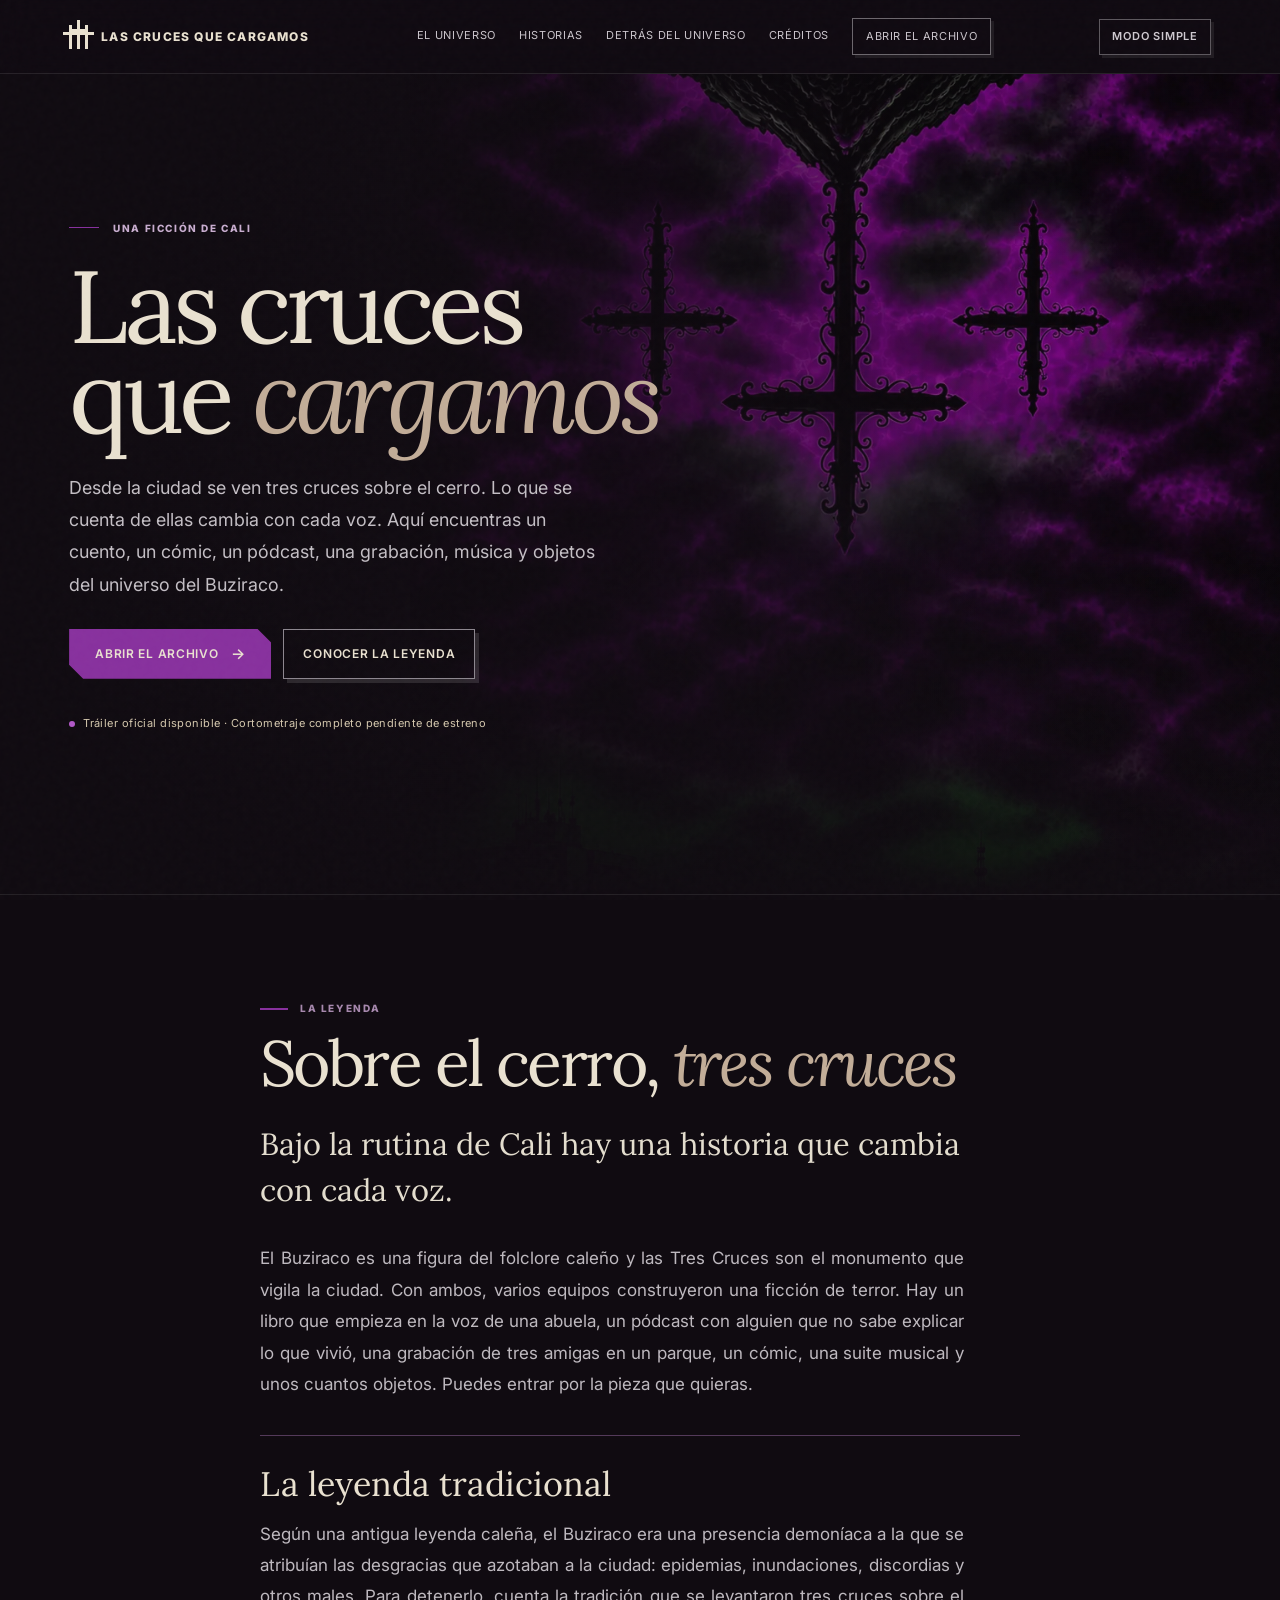
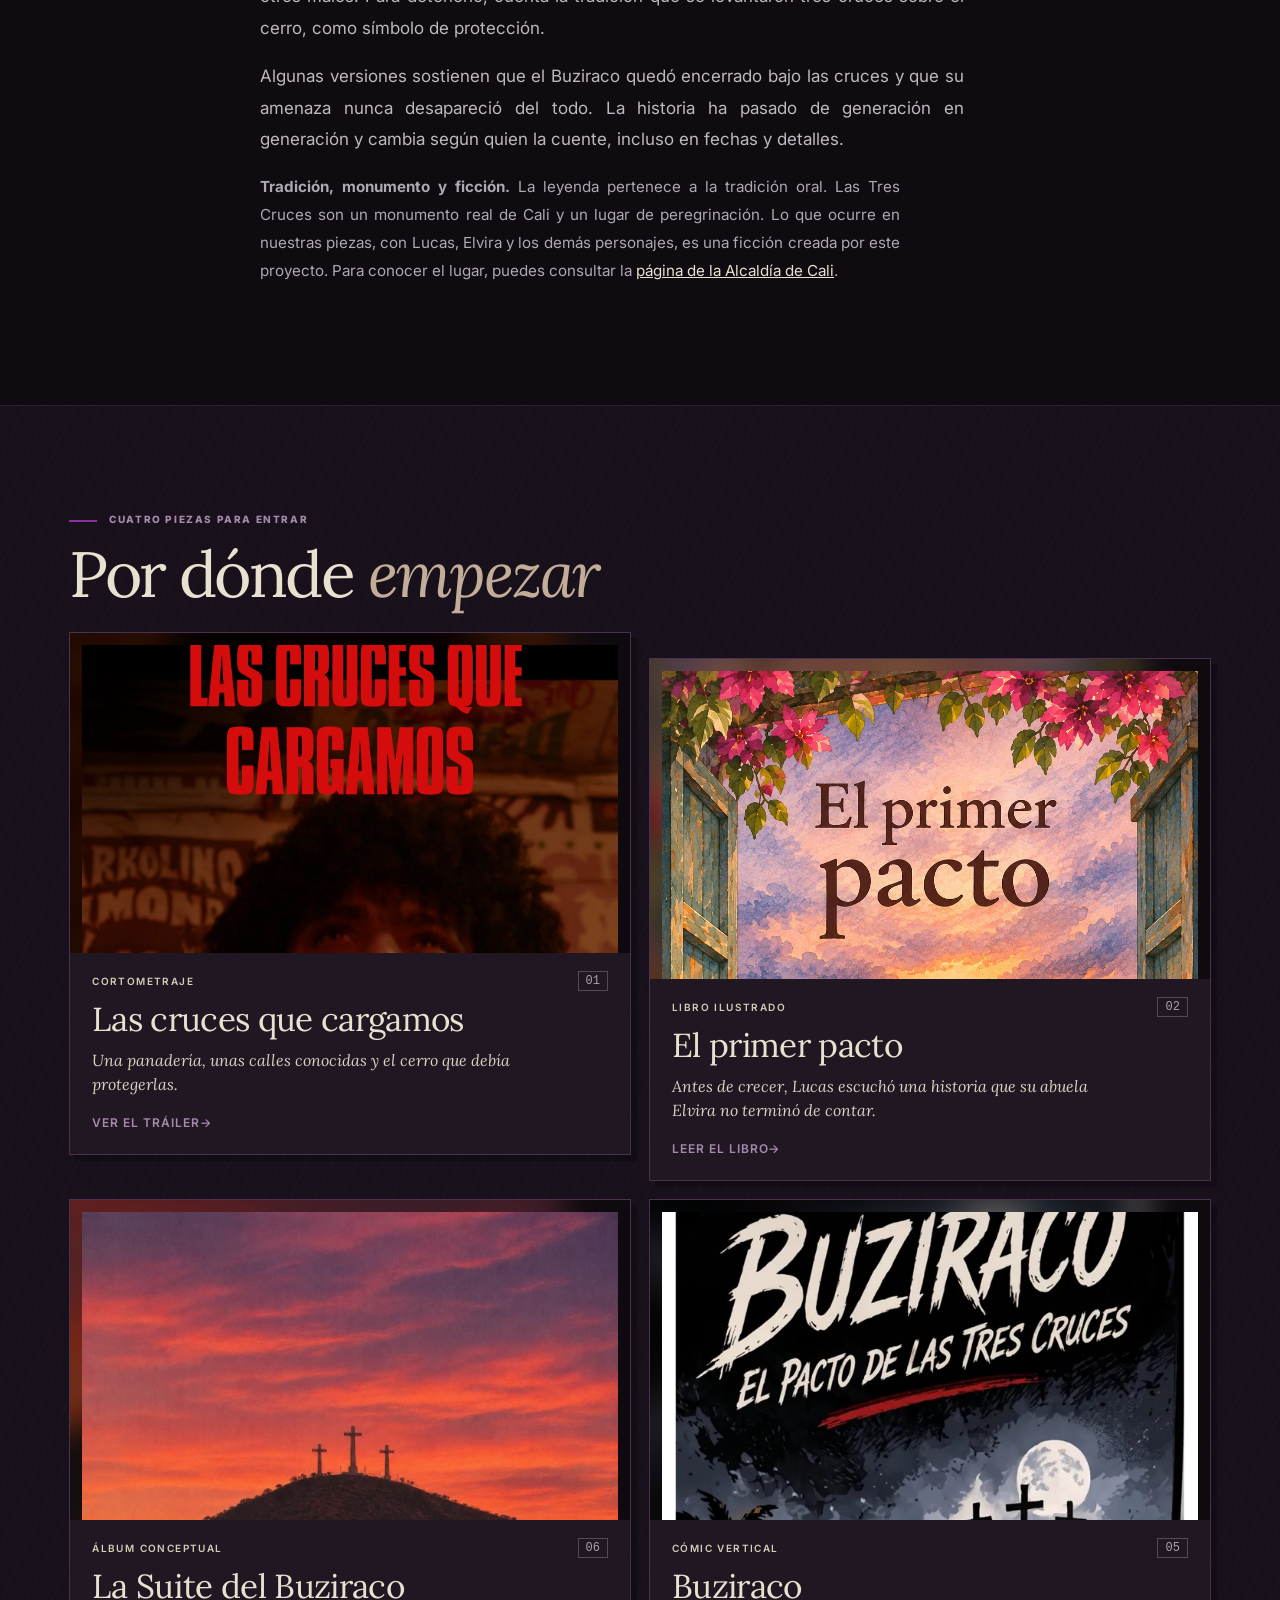
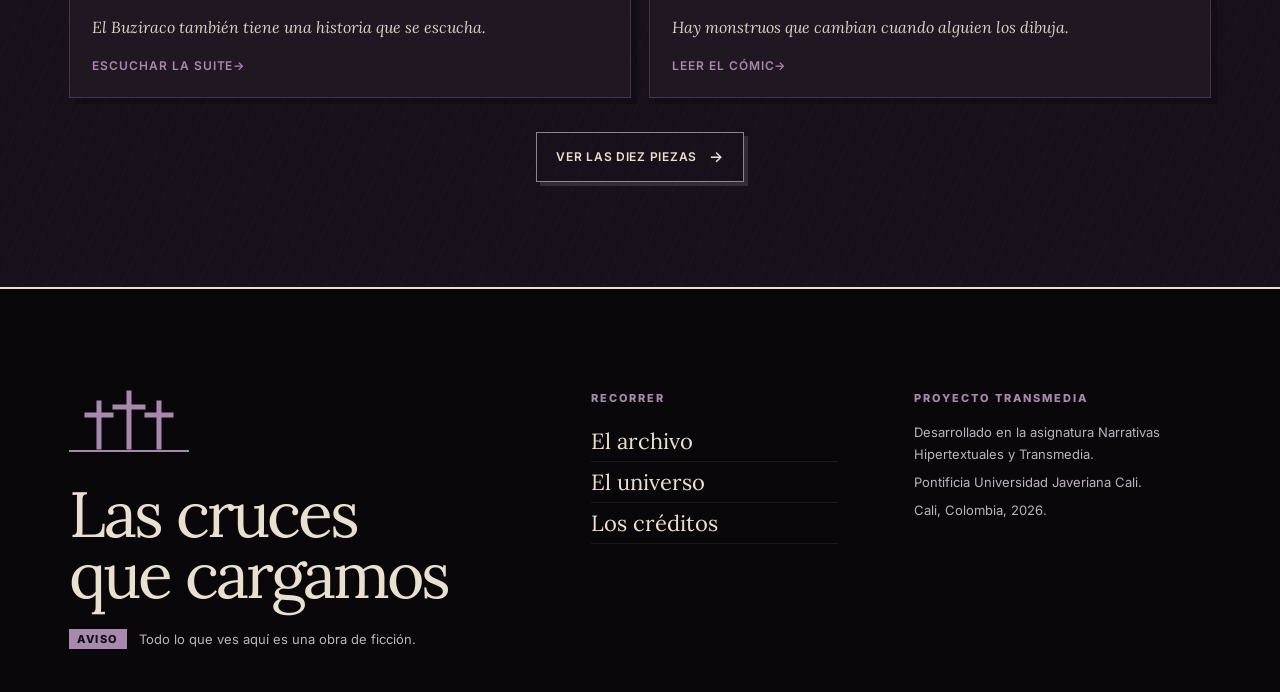
<file: index.html>
<!doctype html>
<html lang="es">
<head>
<meta charset="utf-8">
<meta name="viewport" content="width=device-width, initial-scale=1">
<meta name="theme-color" content="#100b11">
<title>Las cruces que cargamos</title>
<meta name="description" content="Una ficción de terror urbano sobre el Buziraco y las Tres Cruces de Cali. Un libro, un pódcast, un metraje, un cómic, una suite y más.">
<link rel="icon" href="data:image/svg+xml,%3Csvg xmlns='http://www.w3.org/2000/svg' viewBox='0 0 32 32'%3E%3Crect width='32' height='32' fill='%23100b11'/%3E%3Cpath d='M16 5v22M9 12h14' stroke='%23e9e1d0' stroke-width='3'/%3E%3C/svg%3E">
<link rel="preconnect" href="https://fonts.googleapis.com">
<link rel="preconnect" href="https://fonts.gstatic.com" crossorigin>
<link href="https://fonts.googleapis.com/css2?family=Inter:wght@400;600;800&family=Lora:ital,wght@0,400;0,500;1,400&display=swap" rel="stylesheet">
<link rel="stylesheet" href="css/styles.css">
<link rel="stylesheet" href="css/v4.css">
<link rel="stylesheet" href="css/v5.css">
<link rel="stylesheet" href="css/v6.css">
</head>
<body>
<a class="skip" href="#view">Saltar al contenido</a>
<header class="site-header">
  <a class="brand" href="#/" aria-label="Las cruces que cargamos, inicio"><span class="logo" aria-hidden="true"><i></i><i></i><i></i></span><span>LAS CRUCES QUE CARGAMOS</span></a>
  <nav class="header-nav" aria-label="Navegación principal">
    <a href="#/universo" data-nav="universo">EL UNIVERSO</a><a href="#/historias" data-nav="historias">HISTORIAS</a><a href="#/detras" data-nav="detras">DETRÁS DEL UNIVERSO</a><a href="#/creditos" data-nav="creditos">CRÉDITOS</a><a href="#/archivo" class="minor" data-nav="archivo">ABRIR EL ARCHIVO</a>
  </nav>
  <div class="header-tools">
    <button type="button" id="simpleBtn" class="tool" aria-pressed="false" title="Quita animaciones y efectos">Modo simple</button>
    <button type="button" id="menuBtn" class="mobile-nav" aria-expanded="false" aria-controls="mobileMenu">MENÚ ☰</button>
  </div>
</header>
<div id="simpleBar" class="simple-bar" hidden><p><strong>Modo simple activado.</strong> Texto más grande, fondo liso y sin efectos para leer y recorrer con más claridad.</p><button type="button" id="simpleOff" class="btn small">Volver al modo inmersivo</button></div>
<nav id="mobileMenu" class="mobile-menu" aria-label="Navegación móvil">
  <a href="#/universo">El universo</a><a href="#/historias">Historias</a><a href="#/detras">Detrás del universo</a><a href="#/creditos">Créditos</a><a href="#/archivo">Abrir el archivo</a>
</nav>

<p id="liveMsg" class="sr-only" role="status" aria-live="polite"></p>
<main id="view" tabindex="-1"><noscript><p class="wrap">Esta web necesita JavaScript para mostrar el archivo.</p></noscript></main>

<footer class="footer">
  <div class="foot-grid">
    <div class="foot-brand">
      <svg class="foot-cross" viewBox="0 0 120 70" aria-hidden="true" focusable="false"><g stroke="currentColor" stroke-width="5" stroke-linecap="square"><path d="M30 18v44M18 30h24"/><path d="M60 8v54M46 22h28"/><path d="M90 18v44M78 30h24"/></g><path d="M0 66h120" stroke="currentColor" stroke-width="2"/></svg>
      <p class="foot-title">Las cruces<br>que cargamos</p>
      <p class="foot-fiction"><strong class="aviso-tag">Aviso</strong> Todo lo que ves aquí es una obra de ficción.</p>
    </div>
    <nav class="foot-col" aria-label="Pie de página"><h2>Recorrer</h2><a href="#/archivo">El archivo</a><a href="#/universo">El universo</a><a href="#/creditos">Los créditos</a></nav>
    <div class="foot-col"><h2>Proyecto transmedia</h2><p>Desarrollado en la asignatura Narrativas Hipertextuales y Transmedia.</p><p>Pontificia Universidad Javeriana Cali.</p><p>Cali, Colombia, 2026.</p></div>
  </div>
</footer>

<div id="reader" class="reader" role="dialog" aria-modal="true" aria-labelledby="readerTitle" hidden>
  <div class="reader-bar"><strong id="readerTitle"></strong><span class="reader-actions"><a id="readerOpen" class="btn" target="_blank" rel="noopener">ABRIR EN PESTAÑA</a><button type="button" id="readerClose" class="btn primary">CERRAR</button></span></div>
  <p class="reader-note">El audio de esta web no continúa en otra pestaña.</p>
  <iframe id="readerFrame" title="" allow="fullscreen"></iframe>
</div>

<div id="player" class="player" role="region" aria-label="Reproductor de La Suite del Buziraco" hidden>
  <img id="pCover" src="assets/album/portada.webp" alt="" width="48" height="48">
  <div class="p-info"><b id="pTitle">La Suite del Buziraco</b><small id="pSub">Álbum conceptual</small></div>
  <button type="button" id="pPrev" aria-label="Pista anterior">⏮</button>
  <button type="button" id="pPlay" class="primary" aria-label="Reproducir">▶</button>
  <button type="button" id="pNext" aria-label="Pista siguiente">⏭</button>
  <span id="pCur" class="time">0:00</span>
  <input id="pSeek" type="range" min="0" max="100" step="0.1" value="0" aria-label="Progreso de la pista">
  <span id="pDur" class="time">0:00</span>
  <label class="vol"><span class="sr-only">Volumen</span><span aria-hidden="true">🔊</span><input id="pVol" type="range" min="0" max="1" step="0.05" value="0.8"></label>
  <a id="pGo" class="p-link" href="#/objeto/album">Ver álbum</a>
  <button type="button" id="pClose" aria-label="Cerrar reproductor y detener">×</button>
  <audio id="audio" preload="none"></audio>
</div>

<dialog id="lightbox" aria-label="Imagen ampliada"><div class="lb">
  <button type="button" class="dialog-close" data-close aria-label="Cerrar imagen">×</button>
  <button type="button" class="lb-nav lb-prev" id="lbPrev" aria-label="Imagen anterior">‹</button>
  <img id="lbImg" alt="">
  <button type="button" class="lb-nav lb-next" id="lbNext" aria-label="Imagen siguiente">›</button>
</div></dialog>
<script src="js/contenidos.js"></script>
<script src="js/audio.js"></script>
<script src="js/main.js"></script>
</body>
</html>
</file>
<file: css/styles.css>
:root{--bg:#100b11;--surface:#211723;--bone:#e9e1d0;--olive:#695f6c;--carmine:#88319e;--concrete:#7f8580;--amber:#a789ae;--line:#543a5a;--muted:#aea8b0;--pad:clamp(20px,5.4vw,92px);--bar:0px;
--serif:Lora,Georgia,'Times New Roman',serif;--sans:Inter,system-ui,-apple-system,'Segoe UI',Arial,sans-serif;--mono:ui-monospace,'Cascadia Mono',Consolas,'Courier New',monospace;
--grain:url("data:image/svg+xml,%3Csvg viewBox='0 0 160 160' xmlns='http://www.w3.org/2000/svg'%3E%3Cfilter id='n'%3E%3CfeTurbulence type='fractalNoise' baseFrequency='.87' numOctaves='3' stitchTiles='stitch'/%3E%3C/filter%3E%3Crect width='100%25' height='100%25' filter='url(%23n)' opacity='.25'/%3E%3C/svg%3E")}
*{box-sizing:border-box}
html{scroll-behavior:smooth;-webkit-text-size-adjust:100%}
body{margin:0;background:var(--bg);color:var(--bone);font-family:var(--sans);overflow-x:hidden;padding-bottom:var(--bar)}
body.has-player{--bar:76px}
body::before{content:"";pointer-events:none;position:fixed;inset:0;z-index:50;opacity:.08;background-image:var(--grain)}
button,a,input{font:inherit}a{color:inherit}button{cursor:pointer}img{max-width:100%}
a:focus-visible,button:focus-visible,input:focus-visible,[tabindex]:focus-visible{outline:2px solid var(--amber);outline-offset:3px}
#view:focus,h1:focus{outline:none}
.skip{position:absolute;left:-999px;top:8px;z-index:300;background:var(--bone);color:#100b11;padding:10px 14px}.skip:focus{left:8px}
.sr-only{position:absolute;width:1px;height:1px;clip-path:inset(50%);overflow:hidden;white-space:nowrap}
.mono{font-family:var(--mono)}
.site-header{height:74px;position:sticky;top:0;z-index:40;background:rgba(16,11,17,.94);backdrop-filter:blur(16px);border-bottom:1px solid #ffffff18;display:flex;align-items:center;justify-content:space-between;padding:0 var(--pad);gap:16px}
.brand{display:flex;gap:13px;align-items:center;text-decoration:none;letter-spacing:.1em;font-size:12px;font-weight:800;white-space:nowrap}
.logo{display:flex;gap:5px;align-items:end;height:25px}.logo i{position:relative;display:block;height:24px;width:3px;background:var(--bone)}.logo i:after{content:"";position:absolute;left:-6px;top:7px;height:3px;width:15px;background:var(--bone)}.logo i:nth-child(2){height:29px}.logo i:nth-child(2):after{top:9px}
.header-nav{display:flex;align-items:center;gap:clamp(12px,1.8vw,26px)}.header-nav a{text-decoration:none;color:#cbc5cc;font-size:11px;letter-spacing:.06em;white-space:nowrap;padding:6px 0;border-bottom:1px solid transparent}.header-nav a:hover,.header-nav a[aria-current=true]{color:#fff;border-bottom-color:var(--carmine)}
.header-nav .minor{padding:9px 13px;border:1px solid #6c676d;border-radius:50px}
.header-tools{display:flex;gap:8px;align-items:center}
.tool{font-size:11px;letter-spacing:.04em;border:1px solid #534f54;background:transparent;color:#cfc9d0;padding:8px 12px;border-radius:40px;min-height:36px}.tool[aria-pressed=true]{background:var(--bone);color:#100b11}
.mobile-nav{display:none;color:var(--bone);border:1px solid #635d65;background:transparent;padding:10px 14px;min-height:44px}
.mobile-menu{display:none}
.micro{font-size:10px;font-weight:800;letter-spacing:.19em;text-transform:uppercase;color:var(--amber);margin:0 0 14px}
h1,h2,h3,p{margin-top:0}
.wrap{max-width:1360px;margin:0 auto}
#view.enter{animation:enter .45s ease both}
@keyframes enter{from{opacity:0;transform:translateY(10px)}to{opacity:1;transform:none}}
.hero{position:relative;min-height:min(820px,calc(100svh - 74px));overflow:hidden;display:flex;align-items:center;padding:85px var(--pad) 90px;background:radial-gradient(ellipse at 62% 70%,#37283b 0,#1c131e 36%,#100b11 80%)}
.hero .visual{position:absolute;inset:0;overflow:hidden}.hero .visual img{position:absolute;right:0;top:0;width:68%;height:100%;object-fit:cover;object-position:50% 45%;opacity:.74}
.hero .shadow{position:absolute;inset:0;background:linear-gradient(90deg,#100b11 1%,rgba(16,11,17,.9) 36%,rgba(16,11,17,.22) 85%),linear-gradient(0deg,#100b11 0%,transparent 42%)}
.hero-content{position:relative;z-index:1;max-width:780px}
.hero .kicker{display:flex;align-items:center;gap:14px;color:#c9aed0;margin-bottom:25px}.hero .kicker:before{content:"";width:30px;height:1px;background:var(--carmine)}
.hero h1{font-family:var(--serif);font-weight:400;letter-spacing:-.05em;font-size:clamp(54px,8vw,128px);line-height:.88;margin:0 0 31px}.hero h1 em,.h-xl em,.section h2 em{font-style:italic;color:#c2ad98}
.hero-summary{max-width:535px;color:#c4bfc5;font-size:clamp(15px,1.4vw,18px);line-height:1.8}
.hero-content>*{animation:enter .8s ease both}.hero-content>:nth-child(2){animation-delay:.1s}.hero-content>:nth-child(3){animation-delay:.2s}.hero-content>:nth-child(4){animation-delay:.3s}
.hero-side{position:absolute;bottom:35px;right:var(--pad);z-index:1;font-size:10px;letter-spacing:.22em;color:#c5b4a7;writing-mode:vertical-rl}
.actions{display:flex;flex-wrap:wrap;gap:12px;margin-top:28px}.actions.center{justify-content:center}
.btn{display:inline-flex;justify-content:center;align-items:center;gap:12px;min-height:47px;border:1px solid #7d787f;padding:12px 19px;text-decoration:none;font-size:12px;letter-spacing:.04em;background:transparent;color:var(--bone);transition:background .2s,transform .2s;text-align:center}
.btn:hover{background:#ffffff15;transform:translateY(-2px)}.btn.accent{background:var(--carmine);border-color:var(--carmine)}.btn.accent:hover{background:#9d3cb5}
.status{display:inline-flex;align-items:center;gap:8px;font-size:11px;color:#d5c8ae;margin-top:36px;letter-spacing:.04em}.status:before{content:"";width:6px;height:6px;border-radius:50%;background:#b259c8}
.section{padding:clamp(64px,9vw,105px) var(--pad);border-top:1px solid #ffffff16}.section.alt{background:#1a121c}
.section h2{font-family:var(--serif);font-weight:400;font-size:clamp(36px,5vw,72px);line-height:1.04;letter-spacing:-.04em;margin-bottom:24px}
.h-xl{font-family:var(--serif);font-weight:400;font-size:clamp(40px,6vw,88px);line-height:1;letter-spacing:-.045em;margin-bottom:22px}
.sub{font:400 28px var(--serif);margin:0 0 16px;letter-spacing:-.02em}.subhead{font:400 28px var(--serif);margin:36px 0 12px}
.lead{font-family:var(--serif);font-size:clamp(22px,2.4vw,36px);line-height:1.5;color:#e3ddce}.lead-sm{font-family:var(--serif);font-size:20px;line-height:1.55;color:#d9d3c3}
.bodycopy{line-height:1.85;color:#beb9bf;max-width:62ch;font-size:15px}
.intro-grid{display:grid;grid-template-columns:1.15fr .85fr;gap:clamp(30px,7vw,130px)}
.quickfacts{border-left:1px solid #ffffff25;padding-left:25px;display:grid;gap:26px;align-content:start;margin:0}
.fact dt{color:#a19ba2;font-size:10px;letter-spacing:.2em;text-transform:uppercase;margin-bottom:8px}.fact dd{margin:0;font-family:var(--serif);font-size:21px;line-height:1.35}
.center-link{text-align:center;margin:34px 0 0}
/* archivo */
.archive-controls{display:flex;gap:8px;flex-wrap:wrap;align-items:center;margin:24px 0 28px}
.archive-controls a{font-size:12px;border:1px solid #553b5c;color:#c9c2cb;padding:12px 18px;border-radius:40px;text-decoration:none}.archive-controls a[aria-current=true]{background:var(--bone);color:#100b11;border-color:var(--bone)}
.archive-controls .tool{margin-left:auto}
.obj-grid{display:grid;grid-template-columns:repeat(12,1fr);gap:18px}
.obj{--mx:50%;--my:50%;position:relative;grid-column:span var(--w);background:var(--surface);border:1px solid var(--line);display:flex;flex-direction:column;overflow:hidden;transition:transform .25s,border-color .25s}
.obj[hidden]{display:none}
.obj:hover,.obj:focus-within{transform:translateY(-4px);border-color:#8e8491}
.obj .art{height:var(--h);position:relative;display:grid;place-items:center;background:linear-gradient(145deg,#322336,#3b1744);overflow:hidden}
.obj .art img{position:absolute;inset:0;width:100%;height:100%;object-fit:cover;transition:transform .5s}.obj:hover .art img{transform:scale(1.04)}
.obj .mark{font:70px var(--serif);color:#f7e6cc77}
.obj-body{padding:20px 22px 24px;display:flex;flex-direction:column;gap:9px;flex:1}
.card-type{font-size:10px;letter-spacing:.15em;text-transform:uppercase;color:#b6abb9}
.obj-body h3{font:400 clamp(24px,2.4vw,32px) var(--serif);letter-spacing:-.02em;line-height:1.1;margin:0}
.obj-body h3 a{text-decoration:none}.obj-body h3 a:after{content:"";position:absolute;inset:0;z-index:4}
.obj-body p{color:#b5b0b7;font-size:13px;line-height:1.65;margin:0;max-width:52ch}
html.lantern .obj::after{content:"";position:absolute;inset:0;z-index:2;pointer-events:none;background:radial-gradient(circle 190px at var(--mx) var(--my),#e9d6a233,transparent 70%);mix-blend-mode:screen;opacity:0;transition:opacity .3s}
html.lantern .obj:hover::after{opacity:1}
html.lantern .obj html.lantern .obj:hover /* página de objeto */
.back{display:inline-block;margin-bottom:28px;font-size:12px;letter-spacing:.05em;color:#d9cdb5;text-underline-offset:4px}
.obj-hero{display:grid;grid-template-columns:minmax(220px,.8fr) 1.2fr;gap:clamp(28px,5vw,72px);align-items:start;margin-bottom:46px}
.obj-cover{margin:0;background:var(--surface);border:1px solid var(--line);position:relative;display:grid;place-items:center;min-height:240px;box-shadow:0 26px 60px #0007}
.obj-cover img{display:block;width:100%;height:auto;max-height:640px;object-fit:contain}.obj-cover .mark{font:110px var(--serif);color:#f7e6cc66}
.tag{display:inline-block;background:var(--bone);color:#140e16;font-size:12px;font-weight:700;letter-spacing:.06em;padding:6px 12px;transform:rotate(-1.2deg);margin:0 0 20px}
.meta{display:grid;grid-template-columns:repeat(3,1fr);gap:18px;margin:26px 0 0;padding-top:22px;border-top:1px solid #ffffff22}
.meta dt{font-size:10px;letter-spacing:.18em;text-transform:uppercase;color:#a19ba2;margin-bottom:6px}.meta dd{margin:0;font-size:13px;color:#d5cfd7;line-height:1.6}
.obj-synopsis,.obj-piece,#preview{max-width:900px;margin:0 0 46px}.obj-synopsis p{font-family:var(--serif);font-size:19px;line-height:1.8;color:#dcd6c6}
.cta{border:1px solid var(--carmine);background:#1a141c;padding:clamp(24px,4vw,46px);margin:56px 0 28px;max-width:900px}
.cta-link{display:block;font:400 clamp(24px,3.4vw,42px) var(--serif);letter-spacing:-.025em;line-height:1.2;text-decoration:none;color:var(--bone)}.cta-link:hover{color:#f3c9a8}
/* piezas */
.embed{position:relative;aspect-ratio:16/9;border:1px solid #6a606d80;background:#0a070a;overflow:hidden}
.embed iframe,.embed video{position:absolute;inset:0;width:100%;height:100%;border:0;background:#000}
.embed.film{border:0;padding:16px 0;background:repeating-linear-gradient(90deg,#0a070a 0 14px,#332337 14px 22px);}
.embed.film .facade,.embed.film iframe{inset:16px 0;height:calc(100% - 32px)}
.facade{position:absolute;inset:0;width:100%;border:0;display:flex;flex-direction:column;justify-content:center;align-items:center;gap:10px;color:var(--bone);background:linear-gradient(150deg,#322336,#160f18);overflow:hidden}
.facade img{position:absolute;inset:0;width:100%;height:100%;object-fit:cover;opacity:.7;transition:opacity .3s}.facade:hover img{opacity:.9}
.facade i,.facade span{position:relative}
.facade i{font:normal 28px/1 var(--serif);width:76px;height:76px;border-radius:50%;background:var(--carmine);display:grid;place-items:center;padding-left:6px}
.facade .micro{margin:0;text-shadow:0 1px 4px #000}
.piece-links{display:flex;flex-wrap:wrap;gap:8px 18px;margin-top:12px;font-size:12px}.piece-links a{color:#e4cfb9;text-underline-offset:4px}
.piece-note{font-size:12px;color:var(--muted);margin:12px 0 0;line-height:1.7;max-width:70ch}.piece-note strong{color:var(--bone)}
.tabs{display:flex;gap:6px;margin-bottom:12px}.tabs button{font-size:12px;border:1px solid #553b5c;background:transparent;color:#c9c2cb;padding:9px 16px;border-radius:40px}.tabs button[aria-pressed=true]{background:var(--bone);color:#100b11}
.spotify{height:352px;border:0;width:100%;border-radius:12px;background:#0f0b10}
.album-box{display:grid;grid-template-columns:minmax(180px,300px) 1fr;gap:28px;align-items:start}.album-cover{width:100%;height:auto;border:1px solid #dcc9a65a;box-shadow:0 20px 50px #0007}
.tracks{list-style:none;margin:0;padding:0;border-top:1px solid #5a555b80}
.tracks button{display:flex;gap:16px;align-items:center;width:100%;padding:16px 8px;border:0;border-bottom:1px solid #5a555b70;background:none;color:var(--bone);font-size:14px;text-align:left}.tracks button:hover{background:#ffffff0a}
.tracks .n{color:#bba08a;font:18px var(--serif);width:30px}.tracks em{color:#a59ea7;margin-left:auto;font-style:normal;font-size:12px;font-family:var(--mono)}
.tracks button[aria-current=true]{background:#88319e26;box-shadow:inset 3px 0 var(--carmine)}
.gallery{display:grid;gap:12px}.gallery button{padding:0;border:1px solid #635d6570;background:#0f0b10;display:block;overflow:hidden}.gallery img{display:block;width:100%;height:100%;transition:transform .3s}.gallery button:hover img{transform:scale(1.03)}
.gallery.posters{grid-template-columns:1fr 1.15fr;align-items:start}.gallery.posters img{height:auto}.gallery.posters button:nth-child(2){margin-top:44px}
.gallery.merch{grid-template-columns:repeat(4,1fr)}.gallery.merch button{aspect-ratio:3/2}.gallery.merch img{object-fit:cover}
.gallery.merch button:nth-child(3n+1){grid-column:span 2;aspect-ratio:auto}
.gallery.strip{grid-template-columns:repeat(4,1fr)}.gallery.strip img{height:auto;object-fit:cover}
.wall-wrap{margin-top:44px}
.board{position:relative;height:clamp(300px,52vw,520px);border:1px solid #6c676d;overflow:hidden;touch-action:none;background:linear-gradient(135deg,#322336,#211724),var(--grain);background-blend-mode:normal;box-shadow:inset 0 0 80px #000a;margin-top:16px}
.board:before{content:"";position:absolute;inset:0;background-image:var(--grain);opacity:.4;pointer-events:none}
.stk{position:absolute;width:clamp(90px,16%,150px);aspect-ratio:1;border-radius:50%;cursor:grab;touch-action:none;filter:drop-shadow(0 6px 8px #0009);user-select:none}.stk.drag{cursor:grabbing;filter:drop-shadow(0 12px 14px #000b)}
.stk img{width:100%;height:100%;border-radius:50%;object-fit:cover;pointer-events:none;display:block}
.bridge-grid{display:grid;grid-template-columns:repeat(4,1fr);gap:20px}
.bridge{border-top:1px solid #9c3cb4;padding-top:22px}.bridge small{font-size:10px;color:#bdb79f;letter-spacing:.12em}.bridge h3{font:400 24px var(--serif);margin:16px 0 12px}.bridge p{font-size:13px;color:#aea9b0;line-height:1.7}.bridge a{font-size:12px;color:#e4cfb9;text-underline-offset:4px}
.credits{width:100%;border-collapse:collapse;margin-top:26px;font-size:14px}.credits th,.credits td{text-align:left;padding:14px 10px 14px 0;border-bottom:1px solid var(--line);vertical-align:top;line-height:1.55}.credits tbody th{font-weight:600;width:42%}.credits td{color:#c6c0c8}.credits thead th{font:10px var(--sans);letter-spacing:.18em;text-transform:uppercase;color:#a19ba2}
.footer{background:#0b070c;padding:60px var(--pad) 50px;border-top:1px solid #553b5c}.footer-top{display:flex;justify-content:space-between;gap:20px;align-items:start}.footer h2{font:400 44px var(--serif);margin:12px 0}.footer p{font-size:12px;color:#a49fa6;max-width:62ch;line-height:1.7}
/* lector y reproductor */
.reader{position:fixed;inset:0 0 var(--bar) 0;z-index:70;background:#070507;display:flex;flex-direction:column}.reader[hidden]{display:none}
.reader-bar{display:flex;justify-content:space-between;align-items:center;gap:12px;padding:10px 16px;border-bottom:1px solid var(--line);flex-wrap:wrap}.reader-bar strong{font:400 18px var(--serif)}.reader-actions{display:flex;gap:8px}.reader-bar .btn{min-height:40px;padding:8px 14px}
.reader-note{margin:0;padding:6px 16px;font-size:11px;color:var(--muted);background:#110c12}
.reader iframe{flex:1;width:100%;border:0;background:#000}
.player{position:fixed;left:0;right:0;bottom:0;height:76px;z-index:80;background:#130d14f2;backdrop-filter:blur(14px);border-top:1px solid #635d65;display:flex;align-items:center;gap:10px;padding:0 var(--pad)}.player[hidden]{display:none}
.player img{width:48px;height:48px;object-fit:cover;border:1px solid #ffffff30}
.p-info{display:flex;flex-direction:column;min-width:0;width:clamp(120px,18vw,230px)}.p-info b{font:400 15px var(--serif);white-space:nowrap;overflow:hidden;text-overflow:ellipsis}.p-info small{font-size:11px;color:var(--muted);white-space:nowrap;overflow:hidden;text-overflow:ellipsis}
.player button{width:44px;height:44px;border-radius:50%;border:1px solid #7b767d;background:transparent;color:var(--bone);font-size:14px;line-height:1;flex:none}.player button:hover{background:#ffffff15}.player button.primary{background:var(--carmine);border-color:var(--carmine)}
#pClose{border:0;font-size:24px}
.time{font:11px var(--mono);color:var(--muted);min-width:34px}#pSeek{flex:1 1 120px;min-width:80px}
.vol{display:flex;align-items:center;gap:6px;font-size:13px}.vol input{width:80px}input[type=range]{accent-color:var(--carmine);height:24px}
.p-link{font-size:11px;color:#e4cfb9;text-underline-offset:4px;white-space:nowrap}
dialog{border:0;padding:0;background:transparent;color:var(--bone);max-width:none;max-height:none;width:100%;height:100%}dialog::backdrop{background:#080508ee}
dialog[open]{display:flex}
.lb{position:relative;margin:auto;width:100%;height:100%;display:flex;align-items:center;justify-content:center}.lb img{max-width:min(92vw,1200px);max-height:92vh;width:auto;height:auto;object-fit:contain}
.dialog-close{position:absolute;top:8px;right:10px;width:44px;height:44px;background:#0009;color:#fff;border:0;font-size:30px;line-height:1;z-index:2}
.lb-nav{position:absolute;top:50%;transform:translateY(-50%);width:48px;height:64px;background:#0009;color:#fff;border:1px solid #fff3;font-size:34px}.lb-prev{left:0}.lb-next{right:0}
/* responsive */
@media(max-width:1100px){.header-nav a{font-size:10px}.bridge-grid{grid-template-columns:1fr 1fr}.gallery.merch{grid-template-columns:repeat(3,1fr)}.vol{display:none}}
@media(max-width:1000px){.header-nav{display:none}.mobile-nav{display:block}.mobile-menu.open{display:flex;position:fixed;top:66px;left:0;right:0;z-index:42;flex-direction:column;gap:4px;background:#140e16;padding:14px 22px;border-bottom:1px solid #635c65}.mobile-menu a{text-decoration:none;padding:11px 0}.obj{grid-column:span 6}}
@media(max-width:760px){.site-header{height:66px}.brand span:last-child{font-size:10px;letter-spacing:.05em}.tool{padding:6px 9px}.hero{padding-top:65px;min-height:720px}.hero .visual img{width:100%;opacity:.5}.hero .shadow{background:linear-gradient(90deg,#100b11b0,rgba(16,11,17,.4)),linear-gradient(0deg,#100b11,transparent 75%)}.hero-side{display:none}
.intro-grid,.obj-hero,.album-box{grid-template-columns:1fr}.meta{grid-template-columns:1fr}.obj{grid-column:1/-1}.obj-grid{gap:14px}.bridge-grid{grid-template-columns:1fr}.quickfacts{padding-left:18px}.footer-top{display:block}.footer h2{font-size:34px}
.gallery.posters{grid-template-columns:1fr 1fr}.gallery.posters button:nth-child(2){margin-top:20px}.gallery.merch{grid-template-columns:1fr 1fr}.gallery.merch button:nth-child(3n+1){grid-column:span 2}.gallery.strip{grid-template-columns:1fr 1fr}
.archive-controls .tool{margin-left:0}.credits tbody th{width:auto}.credits th,.credits td{display:block;padding:4px 0}.credits tr{display:block;padding:12px 0;border-bottom:1px solid var(--line)}.credits thead{display:none}.credits th,.credits td{border:0}
body.has-player{--bar:112px}.player{height:112px;flex-wrap:wrap;padding:8px 16px;gap:6px 8px;align-content:center}.p-info{width:auto;flex:1}#pSeek{order:9;flex:1 1 60%}.p-link{display:none}.time{order:8}#pDur{order:10}}
@media(max-width:400px){.brand span:last-child{display:none}}
/* modo simple y movimiento reducido */
html.simple{scroll-behavior:auto}html.simple *,html.simple *:before,html.simple *:after{animation:none!important;transition:none!important}
html.simple body::before{display:none}html.simple .obj:hover{transform:none}html.simple.lantern .obj::after{display:none}
html.simple @media(hover:none),(pointer:coarse){.deco{opacity:.8}}
@media(prefers-reduced-motion:reduce){html{scroll-behavior:auto}*,*:before,*:after{animation:none!important;transition:none!important}}
</file>
<file: css/v4.css>
/* ===== V4: acabado editorial (se carga después de styles.css) ===== */
:root{--fs:16px}
body{font-size:var(--fs);line-height:1.6}
.just{text-align:justify;hyphens:auto;-webkit-hyphens:auto;text-justify:inter-word}
.bodycopy,.syn p{font-size:17px;line-height:1.85;max-width:64ch}
.narrow{max-width:760px}
.micro{letter-spacing:.16em}
.micro.eyebrow:before{content:"";display:inline-block;width:28px;height:2px;background:var(--carmine);vertical-align:middle;margin-right:12px}
.section.alt{background-color:#18101a;background-image:repeating-linear-gradient(115deg,transparent 0 22px,#ffffff05 22px 23px)}
.h-xl,.section h2{text-wrap:balance}
/* botones: primario con esquina cortada y relleno, secundario con sombra desplazada, narrativo subrayado */
.btn{border:1.5px solid #8d878f;background:transparent;box-shadow:4px 4px 0 #ffffff1f;letter-spacing:.06em;text-transform:uppercase;font-weight:600;font-size:12px;transition:transform .15s,box-shadow .15s,background .2s}
.btn:hover{background:#ffffff0d;transform:translate(-2px,-2px);box-shadow:6px 6px 0 #a789ae66}
.btn:active{transform:translate(3px,3px);box-shadow:0 0 0 #0000}
.btn.primary,.btn.accent{border:0;box-shadow:none;color:var(--bone);background:linear-gradient(var(--bone),var(--bone)) no-repeat 0 0/0 100%,var(--carmine);clip-path:polygon(0 0,calc(100% - 14px) 0,100% 14px,100% 100%,14px 100%,0 calc(100% - 14px));padding:13px 26px;transition:background-size .35s ease,color .25s}
.btn.primary:hover,.btn.accent:hover{background-size:100% 100%;color:#100b11;transform:none;box-shadow:none}
.btn.primary:focus-visible{outline:none;box-shadow:inset 0 0 0 3px var(--amber)}
.btn.arr:after{content:"→";font-size:15px;transition:transform .2s}.btn.arr:hover:after{transform:translateX(4px)}
.arrow-link,.small-link{color:var(--bone);font-size:12px;letter-spacing:.06em;text-transform:uppercase;font-weight:600;text-decoration:none;background:linear-gradient(var(--carmine),var(--carmine)) no-repeat 0 100%/100% 2px;padding-bottom:3px;transition:background-size .25s,color .2s}
.arrow-link:after{content:" →"}.arrow-link:hover,.small-link:hover{background-size:100% 100%;color:#fff}
.small-link{display:inline-block;margin-top:12px;font-size:11px;color:var(--muted);background-image:linear-gradient(var(--line),var(--line))}
.back{font-size:11px;letter-spacing:.12em;text-transform:uppercase;font-weight:600;text-decoration:none;color:#d9cdb5;background:linear-gradient(var(--carmine),var(--carmine)) no-repeat 0 100%/100% 2px;padding-bottom:3px}.back:before{content:"← "}
.archive-controls a,.tool,.tabs button{border-radius:0;border:1.5px solid #5d585e;box-shadow:3px 3px 0 #ffffff12;text-transform:uppercase;letter-spacing:.07em;font-size:11px;font-weight:600}
.archive-controls a[aria-current=true],.tool[aria-pressed=true],.tabs button[aria-pressed=true]{background:var(--bone);color:#100b11;border-color:var(--bone);box-shadow:3px 3px 0 var(--carmine)}
.header-nav .minor{border-radius:0;border:1.5px solid #6c676d;box-shadow:3px 3px 0 #ffffff12}
/* tarjetas */
.obj-grid{align-items:start}
.obj{border:1.5px solid #49324f;box-shadow:6px 6px 0 #00000040}
.obj:hover,.obj:focus-within{transform:translate(-3px,-3px);border-color:var(--amber);box-shadow:9px 9px 0 #a789ae33}
.obj:focus-within{outline:2px solid var(--amber);outline-offset:3px}
.obj .art:after{content:"";position:absolute;inset:auto 0 0 0;height:38%;background:linear-gradient(0deg,#211723,transparent);z-index:1}
.obj-body{gap:10px;padding:18px 22px 22px;background:var(--surface)}
.obj-body .row{display:flex;justify-content:space-between;align-items:center;gap:10px}
.card-type{color:#d0cfb8;font-weight:600;letter-spacing:.14em}
.obj .n{font:12px var(--mono);color:#a9a2ab;border:1px solid #514c53;padding:2px 7px}
.obj-body h3{font-size:clamp(26px,2.6vw,36px)}
.obj-body .hook{font:italic 400 16px/1.55 var(--serif);color:#d8d2c2;max-width:46ch}
.obj-body .go{margin-top:auto;padding-top:6px;font-size:12px;font-weight:600;letter-spacing:.08em;text-transform:uppercase;color:var(--amber)}
.obj-body .go:after{content:" →";display:inline-block;transition:transform .2s}.obj:hover .go:after{transform:translateX(5px)}
.obj:hover h3 a{text-decoration:underline;text-decoration-color:var(--carmine);text-decoration-thickness:2px;text-underline-offset:5px}
@media(min-width:1001px){.obj-grid .obj:nth-child(3n+2){margin-top:26px}}
/* fichas */
.facts{display:grid;grid-template-columns:minmax(96px,150px) 1fr;gap:14px 22px;margin:0;padding-top:22px;border-top:2px solid #ffffff26}
.facts dt{font-weight:800;font-size:11px;letter-spacing:.14em;text-transform:uppercase;color:var(--amber);padding-top:3px}
.facts dd{margin:0;font-weight:400;font-size:15px;line-height:1.6;color:#dfdae1}
.facts.side{border-top:0;border-left:1px solid #ffffff25;padding:0 0 0 25px;align-content:start}
.subtitle{font:italic 400 clamp(20px,2.4vw,28px)/1.35 var(--serif);color:#d7c9b3;margin:0 0 18px}
.hook-lead{font:400 clamp(18px,2vw,23px)/1.55 var(--serif);color:var(--bone);border-left:3px solid var(--carmine);padding-left:18px;margin:0 0 26px;max-width:44ch}
.obj-head{max-width:900px;margin-bottom:30px}
.obj-hero{margin-bottom:50px}
.two-col{display:grid;grid-template-columns:1.35fr 1fr;gap:clamp(28px,5vw,80px);margin:48px 0;align-items:start}.two-col .syn{max-width:none;margin:0}
.syn{max-width:720px;margin-bottom:46px}
.obj-piece.wide{max-width:none}
.sub{font-size:26px;display:flex;align-items:center;gap:14px}.sub:after{content:"";flex:1;height:1px;background:var(--line)}
.cta{border:1.5px solid var(--carmine);box-shadow:8px 8px 0 #88319e44;background:#1a141b}
.cta-link{background:linear-gradient(var(--carmine),var(--carmine)) no-repeat 0 100%/0 3px;transition:background-size .35s,color .2s;display:inline;padding-bottom:4px}
.cta-link:after{content:" →"}.cta-link:hover{background-size:100% 3px}
/* diseño por tipo */
.lay-video .embed{box-shadow:0 30px 80px #000a}
.lay-music .music{display:grid;grid-template-columns:1fr 1.05fr;gap:clamp(28px,5vw,80px);align-items:start}
.lay-music .music-play{position:sticky;top:96px;padding:clamp(18px,3vw,34px);background:radial-gradient(circle at 70% 20%,#b259c840,transparent 60%),linear-gradient(150deg,#391641,#231825);border:1.5px solid #6f2b80;box-shadow:10px 10px 0 #00000055}
.lay-music .album-box{grid-template-columns:1fr;gap:22px}.lay-music .album-cover{max-width:420px;margin:0 auto;width:100%}
.lay-music .tracks button{padding:18px 10px;font:400 18px var(--serif)}.lay-music .tracks .n{color:var(--amber)}
.lay-visual .gallery.strip{grid-template-columns:repeat(4,1fr);gap:16px}.lay-visual .gallery.strip button{box-shadow:6px 6px 0 #00000055}
.gallery.posters{grid-template-columns:1fr 1.1fr;gap:clamp(22px,5vw,70px);padding:clamp(22px,4vw,56px);background:radial-gradient(ellipse at 50% 0,#302533,#120c14 70%);border:1px solid var(--line)}
.gallery.posters button{position:relative;border:10px solid #e9e1d0;box-shadow:0 24px 50px #000b;background:#e9e1d0;text-align:left}
.gallery.posters .plaque{display:block;background:#e9e1d0;color:#140e16;font:600 11px var(--sans);letter-spacing:.16em;text-transform:uppercase;padding:10px 4px 2px}
.gallery.merch .plaque{display:none}
.gallery.merch{gap:14px}.gallery.merch button{box-shadow:5px 5px 0 #00000055}
.lay-story .obj-hero{margin-top:22px}.lay-story .obj-cover{transform:rotate(-1.2deg);border:10px solid #e9e1d0;background:#e9e1d0}
/* créditos */
.cr-grid{display:grid;grid-template-columns:repeat(12,1fr);gap:0;margin:48px 0;border-top:2px solid var(--bone)}
.cr{grid-column:span 6;padding:30px 28px 34px 0;border-bottom:1px solid var(--line)}.cr.r{padding-left:28px;border-left:1px solid var(--line)}
.cr.b-wide{grid-column:1/-1;border-left:0;padding-left:0}
.cr-names{font:400 clamp(26px,3.3vw,46px)/1.15 var(--serif);letter-spacing:-.025em;margin:6px 0 14px;max-width:24ch}
.cr.b-wide .cr-names{max-width:32ch}
.cr-works{display:flex;flex-wrap:wrap;gap:6px 18px;margin:0;font-size:12px;letter-spacing:.08em;text-transform:uppercase;font-weight:600;color:var(--muted)}
.cr-works a{color:var(--bone);text-decoration:underline;text-decoration-color:var(--carmine);text-underline-offset:4px;text-decoration-thickness:2px}
.cr-note{font-size:13px;color:#c3bdc5;margin:14px 0 0;max-width:52ch;line-height:1.7}
.cr.pending .cr-names{color:#d7c9b3;font-style:italic}
.cr-extra{max-width:900px}.cr-extra .facts{border-top:0;padding-top:6px}
/* pie */
.footer{padding:clamp(56px,8vw,96px) var(--pad) 36px;background:#0a070a;border-top:2px solid var(--bone)}
.foot-grid{display:grid;grid-template-columns:1.6fr 1fr 1.2fr;gap:clamp(32px,6vw,100px);max-width:1360px;margin:0 auto}
.foot-cross{width:120px;color:var(--amber);margin-bottom:22px}
.foot-title{font:400 clamp(40px,6vw,88px)/.95 var(--serif);letter-spacing:-.045em;margin:0 0 22px}
.foot-fiction,.foot-col p{font-size:13px;line-height:1.7;color:#bab4bc;margin:0 0 6px}.foot-fiction strong{color:var(--bone)}
.foot-col h2{font:800 11px var(--sans);letter-spacing:.18em;text-transform:uppercase;color:var(--amber);margin:6px 0 16px}
.foot-col a{display:block;text-decoration:none;font:400 22px var(--serif);padding:6px 0;color:var(--bone);border-bottom:1px solid #ffffff14;transition:padding .2s,color .2s}.foot-col a:hover{padding-left:10px;color:var(--amber)}
.foot-small{max-width:1360px;margin:48px auto 0;padding-top:18px;border-top:1px solid #ffffff1c;font-size:11px;letter-spacing:.06em;color:#928d93}
/* responsive */
@media(max-width:1000px){.two-col,.lay-music .music,.foot-grid{grid-template-columns:1fr}.lay-music .music-play{position:static;order:-1}.lay-visual .gallery.strip{grid-template-columns:1fr 1fr}}
@media(max-width:760px){.cr{grid-column:1/-1;padding-left:0!important;border-left:0!important}.facts{grid-template-columns:1fr;gap:4px}.facts dd{margin-bottom:12px}.facts.side{padding-left:18px}.obj-grid .obj{margin-top:0!important}.gallery.posters{padding:18px;grid-template-columns:1fr 1fr;gap:16px}.gallery.posters button{border-width:6px}.hook-lead{padding-left:14px}.sub{font-size:22px}.foot-title{font-size:44px}}
@media(max-width:480px){.just{text-align:left;hyphens:manual}.bodycopy,.syn p{font-size:16px}.gallery.posters{grid-template-columns:1fr}.btn{width:100%}.actions .btn{flex:1 1 100%}}
html.simple .btn,html.simple .obj,html.simple .cta-link{transition:none!important}
html.simple .btn.primary{background-size:0 100%}
.section h2.sub{font-size:26px;line-height:1.2;letter-spacing:-.02em;margin:0 0 18px}
.footer .foot-title{font:400 clamp(40px,6vw,88px)/.95 var(--serif);letter-spacing:-.045em;color:var(--bone);margin:0 0 22px;max-width:none}
.footer .foot-fiction,.footer .foot-col p{font-size:13px;color:#bab4bc;max-width:none}
@media(max-width:760px){.section h2.sub{font-size:22px}.footer .foot-title{font-size:44px}}
.footer .foot-small{max-width:1360px;font-size:11px;color:#928d93}
.footer .foot-title{font-size:clamp(38px,5vw,72px)}
.foot-grid{grid-template-columns:1.8fr 1fr 1.2fr}
.back{display:inline-block;margin-bottom:38px}
@media(max-width:1000px){.foot-grid{grid-template-columns:1fr}}
</file>
<file: css/v5.css>
/* ===== V5: correcciones, merchandising, lupa, descargas, ficha técnica (se carga al final) ===== */
.btn.small{min-height:40px;padding:8px 14px;font-size:11px}
.btn.small.primary{padding:9px 18px}
.btn:disabled{opacity:.45;cursor:not-allowed;transform:none;box-shadow:none}
.actions.tight{gap:8px}
.find{font-size:15px;line-height:1.7;color:#d4ced5;max-width:60ch;margin:0 0 26px}.find strong{color:var(--amber)}
/* tarjetas con texto en la imagen: se muestran completas sobre un fondo desenfocado */
.obj .art.contain{background:#0f0a10}
.obj .art.contain .bg{position:absolute;inset:-12%;width:124%;height:124%;object-fit:cover;filter:blur(16px) brightness(.45) saturate(1.2);transition:none}
.obj .art.contain .fg{position:relative;inset:auto;width:100%;height:100%;object-fit:contain;padding:12px;z-index:1}
.obj:hover .art.contain img{transform:none}
.obj .art.contain:after{display:none}
.pl-cover{position:absolute;inset:0;overflow:hidden;background:#16081a;container-type:inline-size}
.pl-cover .pl-bg{position:absolute;inset:0;width:100%;height:100%;object-fit:cover;object-position:50% 30%;opacity:.8}
.pl-cover .pl-shade{position:absolute;inset:0;background:linear-gradient(180deg,rgba(16,11,17,.1) 0,rgba(16,11,17,.55) 45%,rgba(16,11,17,.95) 100%)}
.pl-cover .pl-sticker{position:absolute;right:7%;top:9%;width:22%;aspect-ratio:1;object-fit:cover;border-radius:50%;transform:rotate(9deg);box-shadow:0 8px 20px #000a}
.pl-cover .pl-text{position:absolute;left:7%;right:7%;bottom:9%;display:flex;flex-direction:column;gap:.3em;color:var(--bone)}
.pl-cover .pl-k{font:800 clamp(10px,3.4cqw,13px) var(--sans);letter-spacing:.2em;text-transform:uppercase;color:var(--amber)}
.pl-cover strong{font:400 clamp(28px,12cqw,64px)/.95 var(--serif);letter-spacing:-.03em}
.pl-cover .pl-s{font:italic 400 clamp(13px,4cqw,18px) var(--serif);color:#e0d5c2}
.obj-cover.pl{aspect-ratio:4/5;position:relative;min-height:0}.obj-cover.pl .pl-cover{border:0}
.facade .pl-cover{z-index:0}.facade.has-thumb .pl-cover+i,.facade.has-thumb .pl-cover~.facade-label{position:relative;z-index:2}
/* lupa */
.lupa-bar{display:flex;gap:14px;align-items:center;flex-wrap:wrap;margin:0 0 16px}.lupa-bar .piece-note{margin:0;max-width:60ch}
.lupa-on button[data-full]{cursor:zoom-in;touch-action:none}
.gallery button[data-full]{position:relative}
.lens{position:absolute;width:150px;height:150px;border-radius:50%;border:3px solid var(--amber);box-shadow:0 8px 30px #000c,inset 0 0 0 2px #0008;background-repeat:no-repeat;pointer-events:none;z-index:5}
/* pósters como galería con ficha */
.gallery.posters{align-items:start}
.poster-fig{margin:0}.poster-fig>button{width:100%;border:10px solid #e9e1d0;background:#e9e1d0;box-shadow:0 24px 50px #000b;padding:0}
.poster-fig>button img{height:auto;object-fit:contain}
.poster-fig figcaption{padding:20px 4px 0}.poster-fig h3{font:400 26px var(--serif);margin:0 0 10px}.poster-fig p{font-size:14px;line-height:1.75;color:#d0cad1;margin:0 0 10px}.poster-fig .interp{font-style:italic;color:#e6dcc8}
.gallery.posters button:nth-child(2){margin-top:0}
.gallery.posters .poster-fig:nth-child(2){margin-top:44px}
/* merchandising */
.family{margin:0 0 44px}.family h3{font:400 30px var(--serif);margin:0 0 4px}.family-k{font:800 11px var(--sans);letter-spacing:.16em;text-transform:uppercase;color:var(--amber);margin:0 0 12px}.family>p.just{max-width:64ch;font-size:15px;line-height:1.75;color:#d0cad1}
.gallery.merch{grid-template-columns:repeat(4,1fr);margin-top:14px;gap:16px}.gallery.merch figure{margin:0}.gallery.merch button{aspect-ratio:3/2;width:100%}.gallery.merch button:nth-child(3n+1){grid-column:auto;aspect-ratio:3/2}
.gallery.merch figcaption{display:flex;flex-direction:column;gap:4px;padding:8px 2px 0;font-size:12px;color:#c4bec6;line-height:1.5}.gallery.merch figcaption a{color:var(--amber);font-weight:600;letter-spacing:.05em;text-transform:uppercase;font-size:11px;text-underline-offset:3px}
.palette{display:flex;gap:12px;margin:16px 0}.pal{display:flex;align-items:center;gap:10px;background:var(--surface);color:var(--bone);border:1.5px solid #514c53;padding:8px 14px 8px 8px;min-height:56px}.pal img{height:40px;width:auto;max-width:90px;object-fit:contain}.pal[aria-checked=true]{border-color:var(--amber);box-shadow:3px 3px 0 var(--carmine)}
.board{height:clamp(320px,56vw,560px)}
.stk{filter:drop-shadow(0 6px 8px #0009)}.stk.round{width:clamp(90px,16%,150px);aspect-ratio:1;border-radius:50%}.stk.rect{width:clamp(130px,26%,240px);aspect-ratio:2.07;border-radius:6px}.stk.rect img{border-radius:6px;object-fit:contain}
.stk.sel{outline:2px dashed var(--amber);outline-offset:4px}
/* descargas */
.downloads{max-width:900px;margin:46px 0}.dl-list{list-style:none;margin:0 0 14px;padding:0;display:grid;gap:10px}.dl-list li{display:flex;align-items:center;gap:14px;flex-wrap:wrap}
.btn.dl:before{content:"↓";font-size:16px;font-weight:800}.dl-size{font:12px var(--mono);color:var(--muted)}
.tracks li{display:flex;align-items:center;gap:10px;border-bottom:1px solid #5a555b70}.tracks li button{flex:1;border-bottom:0}.trk-dl{font:11px var(--mono);color:var(--amber);white-space:nowrap;padding:8px 6px;text-underline-offset:3px}
/* ficha técnica */
.crew{border:1.5px solid var(--line);background:#18101a;margin:34px 0}.crew summary{cursor:pointer;padding:18px 22px;font:400 26px var(--serif);list-style:none;display:flex;justify-content:space-between;align-items:center}.crew summary::-webkit-details-marker{display:none}.crew summary:after{content:"+";font:300 30px var(--sans);color:var(--amber)}.crew[open] summary:after{content:"–"}
.crew-grid{display:grid;grid-template-columns:repeat(3,1fr);gap:0;border-top:1px solid var(--line)}
.dept{padding:22px 24px 26px;border-right:1px solid var(--line);border-bottom:1px solid var(--line)}.dept h3{font:800 11px var(--sans);letter-spacing:.18em;text-transform:uppercase;color:var(--amber);margin:0 0 16px}
.dept dl{margin:0}.dept dt{font:600 11px var(--sans);letter-spacing:.1em;text-transform:uppercase;color:#aba4ac;margin-top:14px}.dept dt:first-child{margin-top:0}.dept dd{margin:3px 0 0;font:400 20px/1.3 var(--serif);color:var(--bone)}
.cr-head{margin:46px 0 8px}.cr-head em{color:#c2ad98}
.cr-grid{margin-top:20px}
/* modo simple: cambios visibles */
html.simple body{font-size:18px;line-height:1.75}
html.simple body::before{display:none}
html.simple .section.alt{background:#1a121c;background-image:none}
html.simple .hero{background:#100b11}html.simple .hero .visual img{opacity:.3}html.simple .hero h1{font-size:clamp(44px,7vw,92px)}
html.simple .obj,html.simple .cta,html.simple .btn,html.simple .tool,html.simple .archive-controls a,html.simple .pal,html.simple .gallery button{box-shadow:none!important}
html.simple .obj-grid .obj{margin-top:0!important}
html.simple .lay-story .obj-cover{transform:none;border-width:0}
html.simple .micro.eyebrow:before{display:none}
html.simple .site-header{backdrop-filter:none;background:#100b11}
html.simple .facade img,html.simple .pl-cover .pl-bg{opacity:.45}
html.simple .obj .art:after{display:none}
html.simple .hook-lead{border-left-width:2px}
html.simple #simpleBtn{background:var(--bone);color:#100b11}
@media(max-width:1000px){.crew-grid{grid-template-columns:1fr 1fr}.gallery.merch{grid-template-columns:repeat(3,1fr)}}
@media(max-width:760px){.crew-grid{grid-template-columns:1fr}.dept{border-right:0}.gallery.merch{grid-template-columns:1fr 1fr}.gallery.posters .poster-fig:nth-child(2){margin-top:0}.palette{flex-direction:column}.lens{width:120px;height:120px}.crew summary{font-size:22px}}
@media(max-width:480px){.gallery.merch{grid-template-columns:1fr}.gallery.posters{grid-template-columns:1fr}.lupa-bar{flex-direction:column;align-items:flex-start}}
@media(max-width:760px){.reader-bar{padding:6px 10px;gap:6px}.reader-bar strong{font-size:15px;flex:1 1 100%}.reader-actions{width:100%}.reader-actions .btn{flex:1;min-height:38px;padding:6px 8px;font-size:10px}.reader-note{display:none}}
</file>
<file: css/v6.css>
/* ===== V6: correcciones finas (se carga al final) ===== */
.aviso-tag{display:inline-block;font:800 11px var(--sans);letter-spacing:.14em;text-transform:uppercase;color:#100b11!important;background:var(--amber);padding:3px 8px;margin-right:8px;vertical-align:1px}
/* ficha tÃ©cnica: cinco departamentos sin celdas vacÃ­as */
.crew-grid{grid-template-columns:repeat(3,1fr)}
.dept{border-right:1px solid var(--line);border-bottom:1px solid var(--line)}
.dept:nth-child(3n),.dept:nth-child(5){border-right:0}
.dept:nth-child(4),.dept:nth-child(5){border-bottom:0}
.dept:nth-child(5){grid-column:span 2}
@media(max-width:1000px){
  .crew-grid{grid-template-columns:1fr 1fr}
  .dept,.dept:nth-child(3n){border-right:1px solid var(--line);border-bottom:1px solid var(--line)}
  .dept:nth-child(2n),.dept:nth-child(5){border-right:0}
  .dept:nth-child(4){border-bottom:1px solid var(--line)}.dept:nth-child(5){border-bottom:0}
}
@media(max-width:760px){.crew-grid{grid-template-columns:1fr}.dept,.dept:nth-child(n){border-right:0;border-bottom:1px solid var(--line);grid-column:auto}.dept:nth-child(5){border-bottom:0}}
/* merch mÃ¡s ordenado: columnas segÃºn las fotos de cada familia */
.gallery.merch{grid-template-columns:repeat(var(--cols,4),minmax(0,1fr));max-width:calc(var(--cols,4) * 25%)}
.family{padding-top:6px;border-top:1px solid var(--line)}
.wall-wrap{padding-top:10px;border-top:1px solid var(--line)}
@media(max-width:1000px){.gallery.merch{grid-template-columns:repeat(2,minmax(0,1fr));max-width:none}}
@media(max-width:480px){.gallery.merch{grid-template-columns:1fr 1fr}}
/* modo simple: lectura limpia, evidente a simple vista */
.simple-bar{display:flex;gap:16px;align-items:center;justify-content:space-between;flex-wrap:wrap;background:#fff;color:#000;padding:12px var(--pad);font:600 15px/1.5 Arial,Helvetica,sans-serif}
.simple-bar[hidden]{display:none}.simple-bar p{margin:0}.simple-bar .btn{border-color:#000;color:#000;box-shadow:none}
html.simple{--bg:#000;--surface:#0d0d0d;--bone:#fff;--muted:#e0e0e0;--line:#8a8a8a;--amber:#98ee8b}
html.simple body{background:#000;color:#fff;font:19px/1.85 Arial,Helvetica,sans-serif}
html.simple h1,html.simple h2,html.simple h3,html.simple .lead,html.simple .hook,html.simple .hook-lead,html.simple .subtitle,html.simple .cr-names,html.simple .facts dd,html.simple .dept dd,html.simple .cta-link,html.simple .syn p,html.simple .lead-sm{font-family:Arial,Helvetica,sans-serif;font-style:normal;letter-spacing:0}
html.simple em{color:#fff;font-style:normal;text-decoration:underline}
html.simple .hero .visual,html.simple .obj .art,html.simple .footer .foot-cross,html.simple .micro.eyebrow:before{display:none}
html.simple .hero{min-height:0;padding:56px var(--pad);background:#000}
html.simple .section,html.simple .section.alt{background:#000;border-top:2px solid #444}
html.simple .obj-grid .obj,html.simple .obj-grid .obj:nth-child(n){grid-column:1/-1;margin-top:0;border:2px solid #fff;background:#000}
html.simple .obj-body{background:#000;padding:20px 24px}
html.simple .obj-body h3{font-size:28px}
html.simple .obj-body .go{color:#98ee8b;font-size:15px}
html.simple a{text-decoration:underline;text-underline-offset:4px}
html.simple .btn,html.simple .btn.primary{clip-path:none;background:#000;color:#fff;border:2px solid #fff;font-size:15px;letter-spacing:0;text-transform:none;padding:14px 22px}
html.simple .btn.primary{background:#fff;color:#000}
html.simple .btn:hover{background:#333;color:#fff;transform:none}
html.simple .btn.primary:hover{background:#ddd;color:#000}
html.simple .archive-controls a,html.simple .tool,html.simple .tabs button{font-size:15px;letter-spacing:0;text-transform:none;border:2px solid #fff;background:#000;color:#fff}
html.simple .archive-controls a[aria-current=true],html.simple .tool[aria-pressed=true],html.simple .tabs button[aria-pressed=true]{background:#fff;color:#000}
html.simple .site-header,html.simple .player{background:#000;border-color:#fff}
html.simple .header-nav a,html.simple .brand{font-size:13px}
html.simple .micro,html.simple .card-type,html.simple .facts dt,html.simple .dept h3,html.simple .family-k{color:#98ee8b;font-size:13px;letter-spacing:.06em}
html.simple .piece-note,html.simple .facts dd,html.simple .bodycopy,html.simple .syn p,html.simple .find{font-size:18px;color:#fff;max-width:68ch}
html.simple .lay-story .obj-cover,html.simple .gallery.posters .poster-fig>button{border:0;transform:none;box-shadow:none;background:#000}
html.simple .gallery.posters{background:#000;border:0;padding:0}
html.simple .cta,html.simple .crew{background:#000;border:2px solid #fff}
html.simple .cta-link{font-size:28px}
html.simple .footer{background:#000;border-top:2px solid #fff}
html.simple .hook-lead{border-left:4px solid #fff}
html.simple .aviso-tag{background:#fff;color:#000!important}
html.simple #simpleBtn{background:#fff;color:#000;border-color:#fff;font-weight:800}
html.simple .obj-body .hook,html.simple .obj-body p{font-size:18px;line-height:1.7;color:#fff}html.simple .obj-body .go{font-size:16px}

/* stickers: bloque inicial integrado */
.obj-hero.merge{align-items:stretch;gap:clamp(24px,4vw,56px);margin-bottom:34px}
.obj-hero.merge .obj-cover{align-self:stretch;display:flex;min-height:0;margin-top:0}
.obj-hero.merge .obj-cover img{width:100%;height:100%;max-height:none;object-fit:cover}
.obj-hero.merge .syn.tight{margin:0 0 22px;max-width:none}
.obj-hero.merge .syn.tight p{font-size:16px;line-height:1.75;margin:0}
.obj-hero.merge .hook-lead{margin-bottom:18px}
.obj-hero.merge .facts{padding-top:18px}
@media(max-width:760px){.obj-hero.merge .obj-cover{display:block}.obj-hero.merge .obj-cover img{height:auto}}

/* Â«QuÃ© vas a encontrarÂ»: etiqueta de acento y pÃ¡rrafo equilibrado en todas las pÃ¡ginas */
.find{margin:0 0 24px;max-width:58ch;font-size:16px;line-height:1.75;color:#dfd9e0;text-align:justify;hyphens:auto}
.find strong{display:block;font:800 11px var(--sans);letter-spacing:.16em;text-transform:uppercase;color:var(--amber);margin-bottom:6px}
.obj-hero.merge .hook-lead{margin-bottom:20px}
.obj-hero.merge .facts{margin-top:0}
.obj-hero.merge.keep .obj-cover{align-self:start}
.obj-hero.merge.keep .obj-cover img{height:auto;object-fit:contain}
@media(max-width:480px){.find{text-align:left;hyphens:manual}}
html.simple .find{font-size:18px;color:#fff}

/* sticker Â«El baileÂ» completo: nunca se recorta */
.stk.rect{aspect-ratio:2.02;border-radius:0}.stk.rect img{object-fit:contain;border-radius:0}
.pal img{object-fit:contain}
.cta-done{font:400 clamp(24px,3.4vw,42px) var(--serif);letter-spacing:-.025em;line-height:1.2;margin:0 0 14px}.cta.done .actions{margin-top:18px}
.poster-thumb{position:absolute;inset:0;overflow:hidden}.poster-thumb img{position:absolute;inset:0;width:100%;height:100%}.poster-thumb .pt-bg{object-fit:cover;filter:blur(22px) brightness(.55);transform:scale(1.2);opacity:1}.poster-thumb .pt-fg{object-fit:contain;opacity:1}.facade:hover .poster-thumb img{opacity:1}
.legend{margin-top:34px;padding-top:26px;border-top:1px solid var(--line)}.legend-h{font:400 clamp(24px,3vw,34px) var(--serif);margin:0 0 14px}.legend-note{color:var(--muted);font-size:.95em}.legend-note a{color:var(--bone)}
html.simple .poster-thumb .pt-bg{display:none}
</file>
